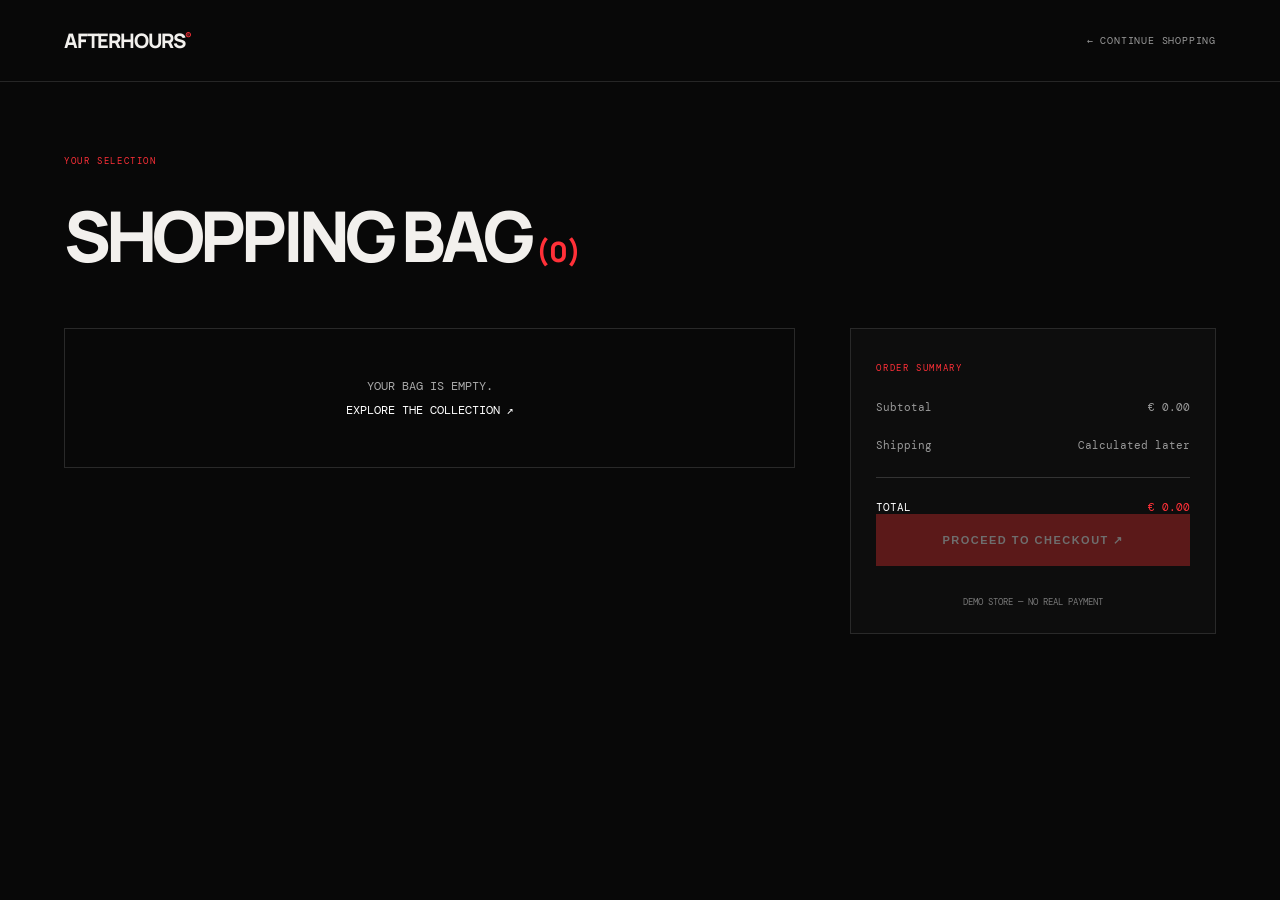
<file: cart.html>
<!DOCTYPE html>
<html lang="en">
<head>
    <meta charset="UTF-8">
    <meta name="viewport" content="width=device-width, initial-scale=1.0">
    <title>Shopping Bag | AFTERHOURS®</title>

    <link rel="stylesheet" href="css/style.css">
    <link href="https://fonts.googleapis.com/css2?family=DM+Mono:wght@400;500&family=Manrope:wght@400;500;600;700;800&display=swap" rel="stylesheet">
</head>

<body class="cart-page">

    <header class="product-header">
        <a href="index.html" class="product-logo">AFTERHOURS<sup>®</sup></a>
        <a href="index.html#products" class="back-link">← CONTINUE SHOPPING</a>
    </header>

    <main class="cart-main">
        <div class="cart-heading">
            <span class="detail-category">YOUR SELECTION</span>
            <h1>SHOPPING BAG<span id="cartCount"> (0)</span></h1>
        </div>

        <div class="cart-layout">
            <section id="cartItems" class="cart-items">
                <!-- Products will be inserted by JavaScript -->
            </section>

            <aside class="cart-summary">
                <span class="detail-category">ORDER SUMMARY</span>

                <div class="summary-line">
                    <span>Subtotal</span>
                    <span id="cartSubtotal">€ 0.00</span>
                </div>

                <div class="summary-line">
                    <span>Shipping</span>
                    <span>Calculated later</span>
                </div>

                <div class="summary-total">
                    <span>TOTAL</span>
                    <span id="cartTotal">€ 0.00</span>
                </div>

                <button
    id="checkoutButton"
    class="checkout-button"
    type="button"
>
    PROCEED TO CHECKOUT ↗
</button>

                <p id="checkoutMessage" class="cart-message"></p>
                <p class="cart-disclaimer">DEMO STORE — NO REAL PAYMENT</p>
            </aside>
        </div>
    </main>

    <script src="js/products-data.js"></script>
<script src="js/cart.js"></script> <!-- или checkout.js соответственно -->

</body>
</html>
</file>
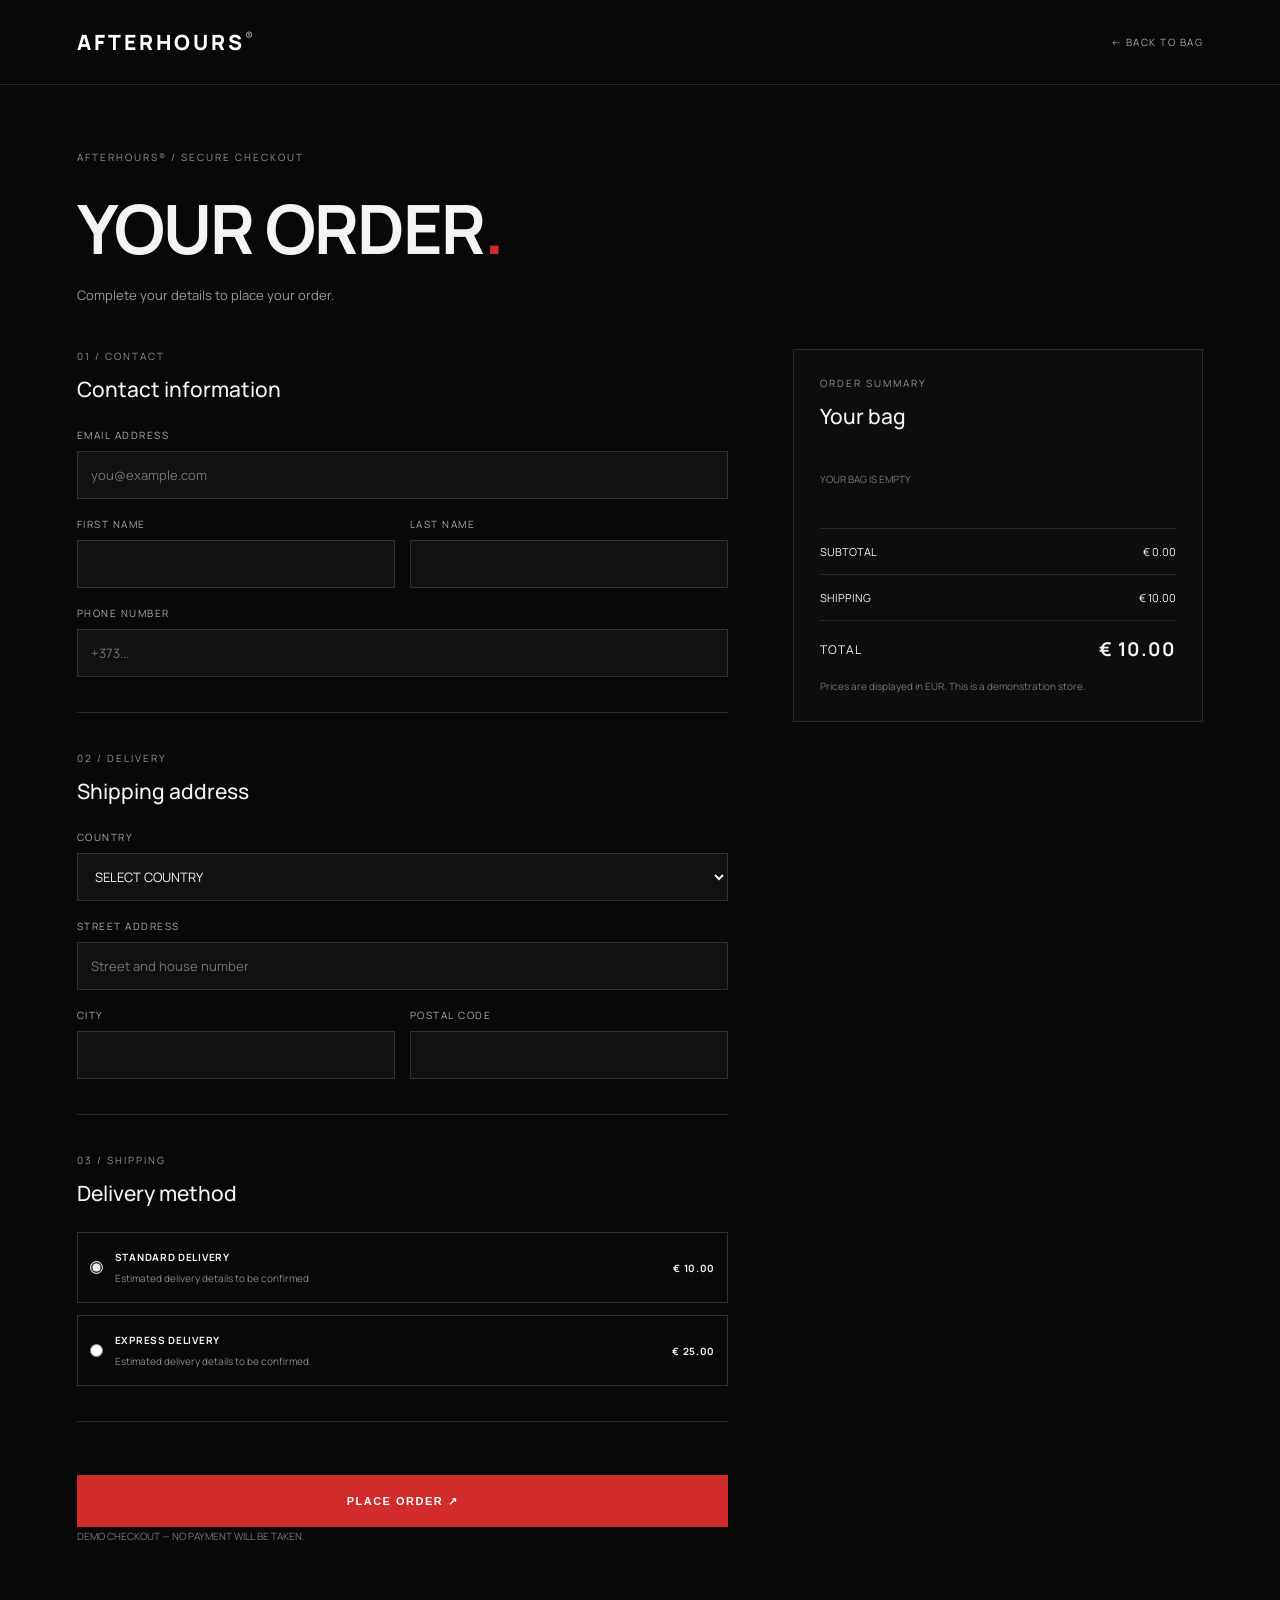
<file: checkout.html>
<!DOCTYPE html>
<html lang="en">
<head>
    <meta charset="UTF-8">
    <meta name="viewport" content="width=device-width, initial-scale=1.0">
    <title>Checkout — AFTERHOURS®</title>
    <link rel="stylesheet" href="css/style.css">
</head>
<body class="checkout-page">

    <header class="checkout-header">
        <a href="index.html" class="checkout-logo">AFTERHOURS<span>®</span></a>
        <a href="cart.html" class="checkout-back">← BACK TO BAG</a>
    </header>

    <main class="checkout-main">
        <div class="checkout-heading">
            <p class="checkout-eyebrow">AFTERHOURS® / SECURE CHECKOUT</p>
            <h1>YOUR ORDER<span>.</span></h1>
            <p>Complete your details to place your order.</p>
        </div>

        <div class="checkout-layout">
            <form id="checkoutForm" class="checkout-form">

                <section class="checkout-section">
                    <p class="checkout-section-number">01 / CONTACT</p>
                    <h2>Contact information</h2>

                    <label for="email">EMAIL ADDRESS</label>
                    <input type="email" id="email" name="email"
                           placeholder="you@example.com" required>

                    <div class="checkout-two-columns">
                        <div>
                            <label for="firstName">FIRST NAME</label>
                            <input type="text" id="firstName" name="firstName"
                                   autocomplete="given-name" required>
                        </div>
                        <div>
                            <label for="lastName">LAST NAME</label>
                            <input type="text" id="lastName" name="lastName"
                                   autocomplete="family-name" required>
                        </div>
                    </div>

                    <label for="phone">PHONE NUMBER</label>
                    <input type="tel" id="phone" name="phone"
                           autocomplete="tel" placeholder="+373..." required>
                </section>

                <section class="checkout-section">
                    <p class="checkout-section-number">02 / DELIVERY</p>
                    <h2>Shipping address</h2>

                    <label for="country">COUNTRY</label>
                    <select id="country" name="country" required>
                        <option value="">SELECT COUNTRY</option>
                        <option value="Moldova">Moldova</option>
                        <option value="Romania">Romania</option>
                        <option value="Ukraine">Ukraine</option>
                        <option value="Other">Other</option>
                    </select>

                    <label for="address">STREET ADDRESS</label>
                    <input type="text" id="address" name="address"
                           autocomplete="street-address"
                           placeholder="Street and house number" required>

                    <div class="checkout-two-columns">
                        <div>
                            <label for="city">CITY</label>
                            <input type="text" id="city" name="city"
                                   autocomplete="address-level2" required>
                        </div>
                        <div>
                            <label for="postalCode">POSTAL CODE</label>
                            <input type="text" id="postalCode" name="postalCode"
                                   autocomplete="postal-code" required>
                        </div>
                    </div>
                </section>

                <section class="checkout-section">
                    <p class="checkout-section-number">03 / SHIPPING</p>
                    <h2>Delivery method</h2>

                    <label class="shipping-option">
                        <input type="radio" name="shipping" value="standard"
                               checked>
                        <span>
                            <strong>STANDARD DELIVERY</strong>
                            <small>Estimated delivery details to be confirmed</small>
                        </span>
                        <strong>€ 10.00</strong>
                    </label>

                    <label class="shipping-option">
                        <input type="radio" name="shipping" value="express">
                        <span>
                            <strong>EXPRESS DELIVERY</strong>
                            <small>Estimated delivery details to be confirmed</small>
                        </span>
                        <strong>€ 25.00</strong>
                    </label>
                </section>

                <p id="checkoutError" class="checkout-error"
                   role="alert"></p>

                <button type="submit" class="checkout-place-order">
                    PLACE ORDER ↗
                </button>

                <p class="checkout-disclaimer">
                    DEMO CHECKOUT — NO PAYMENT WILL BE TAKEN.
                </p>
            </form>

            <aside class="checkout-summary">
                <p class="checkout-section-number">ORDER SUMMARY</p>
                <h2>Your bag</h2>

                <div id="checkoutItems" class="checkout-items"></div>

                <div class="checkout-total-row">
                    <span>SUBTOTAL</span>
                    <span id="checkoutSubtotal">€ 0.00</span>
                </div>

                <div class="checkout-total-row">
                    <span>SHIPPING</span>
                    <span id="checkoutShipping">€ 10.00</span>
                </div>

                <div class="checkout-grand-total">
                    <span>TOTAL</span>
                    <strong id="checkoutTotal">€ 0.00</strong>
                </div>

                <p class="checkout-summary-note">
                    Prices are displayed in EUR. This is a demonstration store.
                </p>
            </aside>
        </div>

        <section id="orderSuccess" class="order-success" hidden>
            <p class="checkout-eyebrow">AFTERHOURS® / ORDER CONFIRMED</p>
            <h2>THANK YOU<span>.</span></h2>
            <p>Your demo order has been created successfully.</p>
            <p>Order reference: <strong id="orderReference"></strong></p>
            <p id="successTotal"></p>
            <a href="index.html">CONTINUE SHOPPING ↗</a>
        </section>
    </main>

    <script src="js/products-data.js"></script>
<script src="js/checkout.js"></script>


</body>
</html>
</file>
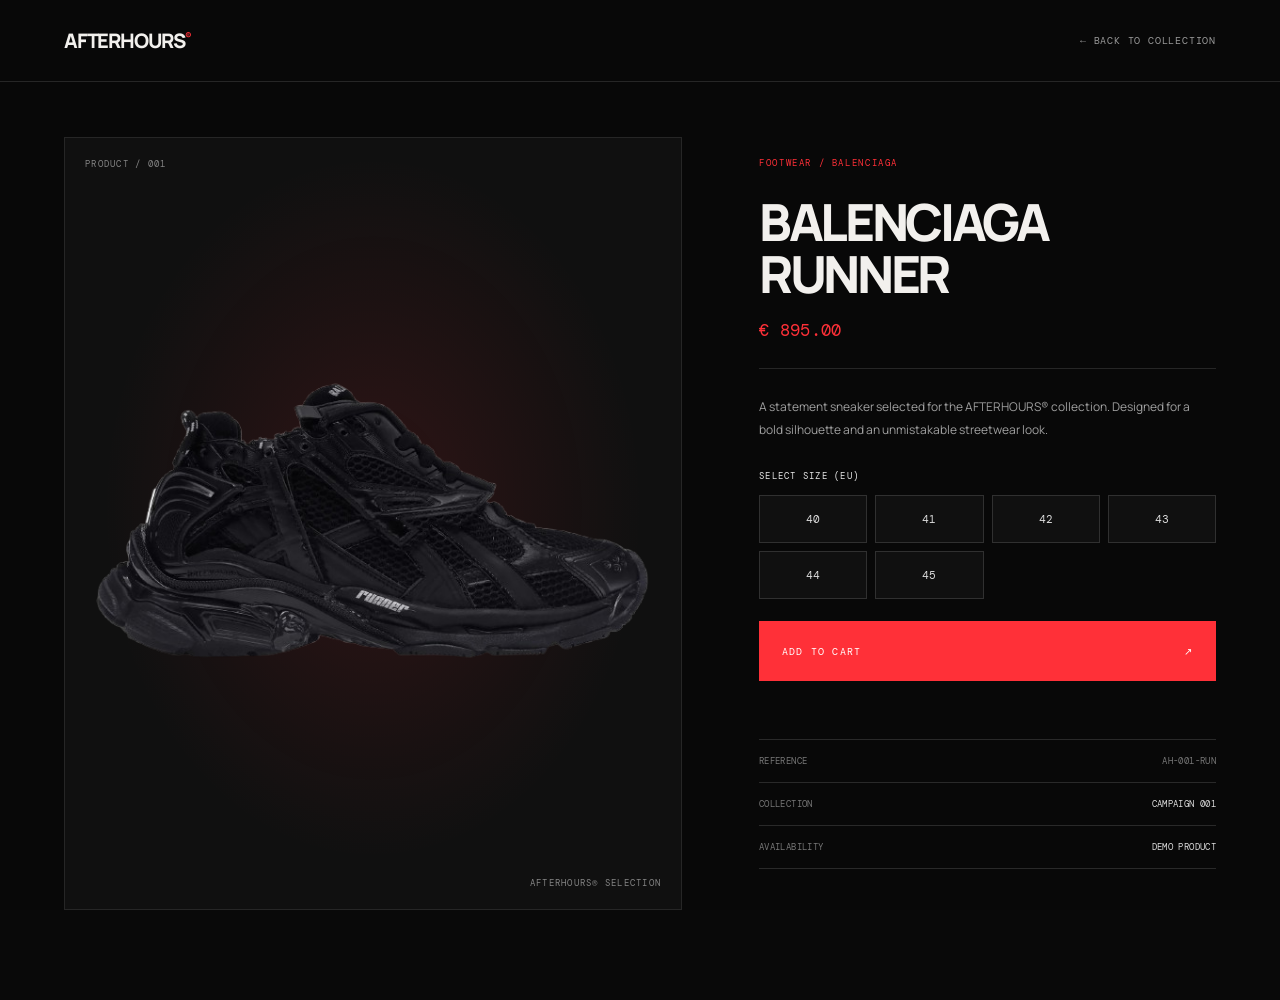
<file: product.html>
<!DOCTYPE html>
<html lang="en">
<head>
    <meta charset="UTF-8">
    <meta name="viewport" content="width=device-width, initial-scale=1.0">

    <title>AFTERHOURS® — Product</title>

    <link rel="stylesheet" href="css/style.css">

    <link rel="preconnect" href="https://fonts.googleapis.com">
    <link href="https://fonts.googleapis.com/css2?family=DM+Mono:wght@400;500&family=Manrope:wght@400;500;600;700;800&display=swap" rel="stylesheet">
</head>

<body class="product-page">

    <header class="product-header">
        <a href="index.html" class="product-logo">AFTERHOURS<sup>®</sup></a>

        <a href="index.html#collection" class="back-link">
            ← BACK TO COLLECTION
        </a>
    </header>

    <main class="product-detail">

        <div class="product-detail-visual">
            <span class="detail-number" id="detailNumber">PRODUCT / 001</span>

            <img
                src="assets/images/balenciaga-runner.png"
                alt="Balenciaga Runner sneakers"
                class="detail-image"
                id="detailImage"
            >

            <span class="detail-caption">AFTERHOURS® SELECTION</span>
        </div>

        <div class="product-detail-info">

            <span class="detail-category" id="detailCategory">FOOTWEAR / BALENCIAGA</span>

            <h1 id="detailName">BALENCIAGA<br>RUNNER</h1>

            <p class="detail-price" id="detailPrice">€ 895.00</p>

            <div class="detail-divider"></div>

            <p class="detail-description" id="detailDescription">
                A statement sneaker selected for the AFTERHOURS® collection.
                Designed for a bold silhouette and an unmistakable streetwear look.
            </p>

            <span class="size-label">SELECT SIZE (EU)</span>

            <div class="size-options">
                <button class="size-option" type="button" data-size="40">40</button>
                <button class="size-option" type="button" data-size="41">41</button>
                <button class="size-option" type="button" data-size="42">42</button>
                <button class="size-option" type="button" data-size="43">43</button>
                <button class="size-option" type="button" data-size="44">44</button>
                <button class="size-option" type="button" data-size="45">45</button>
            </div>

            <button class="add-to-cart" id="addToCart" type="button">
                ADD TO CART <span>↗</span>
            </button>

            <p class="cart-message" id="cartMessage" aria-live="polite"></p>

            <div class="detail-meta">
                <p><span>REFERENCE</span> <span id="detailReference">AH-001-RUN</span></p>
                <p><span>COLLECTION</span> CAMPAIGN 001</p>
                <p><span>AVAILABILITY</span> DEMO PRODUCT</p>
            </div>

        </div>

    </main>
<a href="cart.html" class="floating-cart" id="floatingCart">
    <span>VIEW CART ↗</span>
    <span class="floating-cart-count" id="floatingCartCount">0 ITEMS</span>
</a>
<script src="js/products-data.js"></script>
<script src="js/wishlist.js"></script>
<script src="js/product.js"></script>

</body>
</html>
</file>
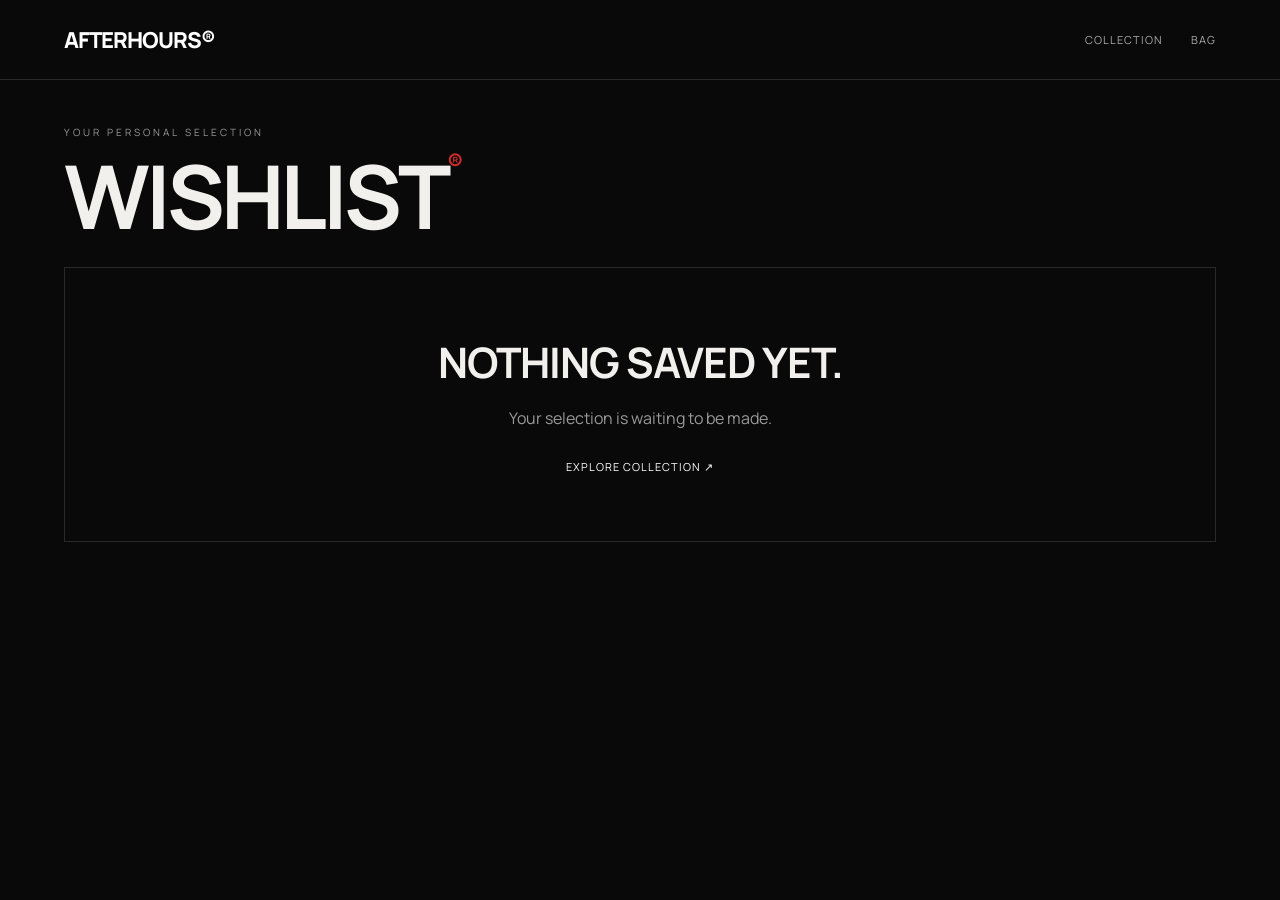
<file: wishlist.html>
<!DOCTYPE html>
<html lang="en">
<head>
    <meta charset="UTF-8">
    <meta name="viewport" content="width=device-width, initial-scale=1.0">
    <title>WISHLIST — AFTERHOURS®</title>
    <link rel="stylesheet" href="css/style.css">
</head>
<body>

    <header class="wishlist-header">
        <a href="index.html" class="wishlist-logo">AFTERHOURS®</a>
        <nav>
            <a href="index.html#collection">COLLECTION</a>
            <a href="cart.html">BAG</a>
        </nav>
    </header>

    <main class="wishlist-page">
        <div class="wishlist-heading">
            <p>YOUR PERSONAL SELECTION</p>
            <h1>WISHLIST<span>®</span></h1>
        </div>

        <div id="wishlistItems" class="wishlist-grid"></div>

        <div id="wishlistEmpty" class="wishlist-empty" hidden>
            <h2>NOTHING SAVED YET.</h2>
            <p>Your selection is waiting to be made.</p>
            <a href="index.html#collection">EXPLORE COLLECTION ↗</a>
        </div>
    </main>

    <script src="js/products-data.js"></script>
<script src="js/wishlist.js"></script>
<script src="js/main.js"></script>

</body>
</html>
</file>
<file: css/style.css>
@import url('https://fonts.googleapis.com/css2?family=Barlow+Condensed:wght@500;600;700;800;900&family=DM+Mono:wght@400;500&family=Manrope:wght@400;500;600;700;800&display=swap');

:root {
    --black: #090909;
    --panel: #111111;
    --white: #f2f0ed;
    --muted: #777777;
    --red: #ff3038;
    --line: rgba(255, 255, 255, 0.13);

    --font-display: "Barlow Condensed", sans-serif;
    --font-body: "Manrope", sans-serif;
    --font-mono: "DM Mono", monospace;
}

* {
    box-sizing: border-box;
    margin: 0;
    padding: 0;
}

html {
    scroll-behavior: smooth;
    background: var(--black);
}

body {
    background: var(--black);
    color: var(--white);
    font-family: var(--font-body);
    overflow-x: hidden;
}

a {
    color: inherit;
    text-decoration: none;
}

button,
a {
    -webkit-tap-highlight-color: transparent;
}

::selection {
    background: var(--red);
    color: white;
}

/* INTRO LOADER */

.site-loader {
    position: fixed;
    inset: 0;
    z-index: 1000;
    display: flex;
    flex-direction: column;
    align-items: center;
    justify-content: center;
    gap: 22px;
    background: var(--black);
}

.loader-word {
    font-family: var(--font-display);
    font-size: clamp(2rem, 7vw, 5rem);
    font-weight: 800;
    letter-spacing: -0.06em;
}

.loader-word span,
.logo span {
    color: var(--red);
}

.loader-line {
    width: min(260px, 60vw);
    height: 1px;
    overflow: hidden;
    background: #333;
}

.loader-progress {
    width: 100%;
    height: 100%;
    background: var(--red);
    transform: scaleX(0);
    transform-origin: left;
}

.loader-caption {
    color: var(--muted);
    font-family: var(--font-mono);
    font-size: 9px;
    letter-spacing: 0.18em;
}

/* HEADER */

.site-header {
    position: absolute;
    top: 0;
    left: 0;
    z-index: 20;
    display: flex;
    align-items: center;
    justify-content: space-between;
    width: 100%;
    padding: 28px 5vw;
    border-bottom: 1px solid var(--line);
}

.logo {
    font-size: 16px;
    font-weight: 800;
    letter-spacing: -0.07em;
}

.logo span {
    margin-left: 2px;
    font-size: 10px;
}

.navigation {
    display: flex;
    gap: 34px;
}

.navigation a,
.header-cta {
    font-family: var(--font-mono);
    font-size: 10px;
    text-transform: uppercase;
    letter-spacing: 0.05em;
}

.navigation a {
    color: #b0b0b0;
    transition: color 0.25s ease;
}

.navigation a:hover,
.header-cta:hover {
    color: var(--red);
}

.navigation a span {
    margin-left: 5px;
    color: var(--red);
    font-size: 8px;
}

.header-cta span {
    margin-left: 8px;
    color: var(--red);
}

/* HERO */

.hero {
    position: relative;
    display: flex;
    min-height: 100svh;
    flex-direction: column;
    justify-content: center;
    overflow: hidden;
    isolation: isolate;
    padding: 130px 5vw 45px;
    background:
        radial-gradient(
            ellipse at 73% 48%,
            rgba(255, 48, 56, 0.12),
            transparent 34%
        ),
        linear-gradient(120deg, #090909 30%, #101010 100%);
}

.hero-grid {
    position: absolute;
    inset: 0;
    z-index: -2;
    opacity: 0.16;
    background-image:
        linear-gradient(to right, #777 1px, transparent 1px),
        linear-gradient(to bottom, #777 1px, transparent 1px);
    background-size: 90px 90px;
    mask-image: linear-gradient(to bottom, transparent, black 25%, black 75%, transparent);
}

.hero-glow {
    position: absolute;
    z-index: -1;
    top: 15%;
    right: 3%;
    width: min(48vw, 650px);
    aspect-ratio: 1;
    border-radius: 50%;
    background: radial-gradient(
        circle,
        rgba(220, 220, 220, 0.13) 0%,
        rgba(255, 48, 56, 0.09) 28%,
        transparent 70%
    );
    filter: blur(35px);
    pointer-events: none;
}

.hero-topline {
    position: absolute;
    top: 115px;
    left: 5vw;
    right: 5vw;
    display: flex;
    justify-content: space-between;
    gap: 20px;
    color: var(--muted);
    font-family: var(--font-mono);
    font-size: 9px;
    letter-spacing: 0.09em;
}

.hero-content {
    position: relative;
    z-index: 2;
    width: 100%;
    max-width: 1500px;
    margin: auto;
}

.hero-eyebrow {
    display: flex;
    align-items: center;
    gap: 10px;
    margin-bottom: 22px;
    color: #c5c5c5;
    font-family: var(--font-mono);
    font-size: 10px;
    letter-spacing: 0.1em;
}

.status-dot {
    width: 7px;
    height: 7px;
    border-radius: 50%;
    background: var(--red);
    box-shadow: 0 0 14px var(--red);
}

.hero-title {
    position: relative;
    width: fit-content;
    font-family: var(--font-display);
    font-size: clamp(7rem, 20.5vw, 21rem);
    font-weight: 900;
    line-height: 0.69;
    letter-spacing: -0.075em;
    text-transform: uppercase;
}

.title-line {
    display: block;
    position: relative;
    white-space: nowrap;
}

.title-line-one {
    color: #e7e7e7;
    background: linear-gradient(
        180deg,
        #ffffff 0%,
        #a7a7a7 37%,
        #f4f4f4 49%,
        #676767 51%,
        #d5d5d5 70%,
        #777777 100%
    );
    background-clip: text;
    -webkit-background-clip: text;
    -webkit-text-fill-color: transparent;
}

.title-line-two {
    margin-top: 0.12em;
    color: var(--white);
}

.title-mark {
    display: inline-block;
    margin-left: 0.06em;
    color: var(--red);
    font-family: var(--font-body);
    font-size: 0.13em;
    vertical-align: top;
    letter-spacing: 0;
}

.hero-bottom {
    display: grid;
    grid-template-columns: 1fr auto 1fr;
    align-items: end;
    gap: 24px;
    margin-top: 55px;
}

.hero-description {
    color: #a8a8a8;
    font-size: clamp(12px, 1.1vw, 15px);
    line-height: 1.8;
}

.round-link {
    display: grid;
    width: 56px;
    height: 56px;
    place-items: center;
    border: 1px solid #555;
    border-radius: 50%;
    font-size: 22px;
    transition:
        color 0.3s ease,
        border-color 0.3s ease,
        background 0.3s ease,
        transform 0.3s ease;
}

.round-link:hover {
    color: white;
    border-color: var(--red);
    background: var(--red);
    transform: translateY(4px);
}

.hero-edition {
    justify-self: end;
    color: var(--muted);
    font-family: var(--font-mono);
    font-size: 9px;
    line-height: 2;
    text-align: right;
    letter-spacing: 0.07em;
}

.hero-edition span {
    display: block;
    color: var(--red);
}

.hero-orbit {
    position: absolute;
    z-index: -1;
    top: 50%;
    right: 5%;
    width: min(42vw, 580px);
    aspect-ratio: 1;
    border: 1px solid rgba(255, 255, 255, 0.12);
    border-radius: 50%;
    transform: translateY(-50%);
    pointer-events: none;
}

.orbit-two {
    width: min(32vw, 440px);
    border-color: rgba(255, 48, 56, 0.18);
}

.hero-side-label {
    position: absolute;
    top: 50%;
    right: 22px;
    color: #656565;
    font-family: var(--font-mono);
    font-size: 8px;
    letter-spacing: 0.12em;
    writing-mode: vertical-rl;
    transform: translateY(-50%);
}

/* SHARED SECTIONS */

.section-pad {
    padding: 130px 5vw;
}

.section-label {
    color: var(--red);
    font-family: var(--font-mono);
    font-size: 10px;
    letter-spacing: 0.08em;
}

/* MANIFESTO */

.manifesto {
    position: relative;
    border-top: 1px solid var(--line);
}

.manifesto-title {
    max-width: 1100px;
    margin-top: 60px;
    font-family: var(--font-display);
    font-size: clamp(4rem, 11vw, 11rem);
    font-weight: 800;
    line-height: 0.87;
    letter-spacing: -0.045em;
}

.manifesto-title span {
    display: block;
    color: #686868;
}

.manifesto-copy {
    max-width: 380px;
    margin: 50px 0 0 auto;
    color: #a3a3a3;
    font-size: 13px;
    line-height: 1.9;
}

/* COLLECTION */

.collection {
    background: #101010;
}

.section-heading {
    display: flex;
    justify-content: space-between;
    gap: 20px;
    color: var(--muted);
    font-family: var(--font-mono);
    font-size: 10px;
}

.section-heading .section-label {
    color: var(--red);
}

.collection-title {
    margin: 55px 0 70px;
    font-family: var(--font-display);
    font-size: clamp(5rem, 12vw, 12rem);
    font-weight: 800;
    line-height: 0.8;
    letter-spacing: -0.05em;
}

.product-grid {
    display: grid;
    grid-template-columns: repeat(3, minmax(0, 1fr));
    gap: 18px;
}

.product-card {
    min-width: 0;
}
.product-card {
    transform-style: preserve-3d;
    will-change: transform;
}

.product-visual {
    position: relative;
    display: grid;
    min-height: 380px;
    overflow: hidden;
    place-items: center;
    isolation: isolate;
    background: #171717;
}

.product-visual::before {
    position: absolute;
    inset: 0;
    z-index: -1;
    content: "";
    background: radial-gradient(
        circle at 50% 45%,
        rgba(255, 255, 255, 0.1),
        transparent 55%
    );
    transition: transform 0.5s ease;
}

.product-card:hover .product-visual::before {
    transform: scale(1.3);
}

.product-visual-two {
    background-color: #191415;
}

.product-visual-three {
    background-color: #131416;
}

.product-index {
    position: absolute;
    top: 18px;
    left: 18px;
    color: #929292;
    font-family: var(--font-mono);
    font-size: 9px;
}

.product-plus {
    position: absolute;
    right: 18px;
    bottom: 18px;
    display: grid;
    width: 34px;
    height: 34px;
    place-items: center;
    border: 1px solid #555;
    border-radius: 50%;
    transition: background 0.3s ease;
}

.product-card:hover .product-plus {
    border-color: var(--red);
    background: var(--red);
}

.product-shape {
    width: 62%;
    height: 100px;
    border: 1px solid rgba(255, 255, 255, 0.5);
    border-radius: 48% 16% 35% 20%;
    background: linear-gradient(
        145deg,
        #eeeeee,
        #676767 30%,
        #171717 58%,
        #9a9a9a 72%,
        #303030
    );
    box-shadow:
        0 20px 50px rgba(0, 0, 0, 0.7),
        inset 0 2px 3px rgba(255, 255, 255, 0.5);
    transform: rotate(-22deg) skewX(-10deg);
    transition: transform 0.5s cubic-bezier(0.2, 0.8, 0.2, 1);
}

.product-card:hover .product-shape {
    transform: rotate(-15deg) skewX(-6deg) scale(1.12) translateY(-8px);
}

.shape-two {
    border-radius: 10% 40% 20% 30%;
    background: linear-gradient(145deg, #8c272d, #211416 50%, #d0d0d0);
    transform: rotate(-32deg) skewX(-10deg);
}

.shape-three {
    border-radius: 40% 15% 30% 15%;
    background: linear-gradient(145deg, #f3f3f3, #7c7c7c 25%, #242424 65%, #b9b9b9);
    transform: rotate(-16deg) skewX(-14deg);
}

.product-info {
    display: flex;
    justify-content: space-between;
    gap: 10px;
    padding: 20px 0;
    border-bottom: 1px solid var(--line);
}

.product-info h3 {
    font-size: 11px;
    font-weight: 700;
    letter-spacing: 0.04em;
}

.product-info span {
    color: var(--muted);
    font-family: var(--font-mono);
    font-size: 8px;
    white-space: nowrap;
}

/* FOOTER */

.site-footer {
    display: flex;
    align-items: center;
    justify-content: space-between;
    gap: 20px;
    padding: 35px 5vw;
    border-top: 1px solid var(--line);
}

.site-footer p,
.site-footer > a:last-child {
    color: var(--muted);
    font-family: var(--font-mono);
    font-size: 9px;
}

/* ACCESSIBILITY */

@media (prefers-reduced-motion: reduce) {
    *,
    *::before,
    *::after {
        scroll-behavior: auto !important;
        animation-duration: 0.01ms !important;
        transition-duration: 0.01ms !important;
    }
}

/* TABLET AND MOBILE */

@media (max-width: 800px) {
    .site-header {
        padding: 23px 5vw;
    }

    .navigation {
        gap: 15px;
    }

    .navigation a {
        font-size: 9px;
    }

    .header-cta {
        display: none;
    }

    .hero {
        min-height: 90svh;
        padding-top: 150px;
    }

    .hero-topline {
        top: 95px;
        font-size: 7px;
    }

    .hero-title {
        font-size: clamp(5.5rem, 21vw, 11rem);
    }

    .hero-orbit {
        top: 42%;
        right: -15%;
        width: 65vw;
    }

    .orbit-two {
        width: 48vw;
    }

    .hero-side-label {
        display: none;
    }

    .hero-bottom {
        margin-top: 45px;
    }

    .section-pad {
        padding: 90px 5vw;
    }

    .product-grid {
        grid-template-columns: 1fr 1fr;
    }

    .product-card:last-child {
        grid-column: 1 / -1;
    }

    .product-visual {
        min-height: 300px;
    }
}

@media (max-width: 520px) {
    .navigation {
        gap: 12px;
    }

    .navigation a {
        font-size: 8px;
    }

    .hero {
        min-height: 85svh;
        padding-right: 5vw;
        padding-left: 5vw;
    }

    .hero-topline {
        gap: 10px;
        font-size: 6px;
    }

    .hero-title {
        font-size: clamp(4.4rem, 20vw, 7rem);
    }

    .hero-bottom {
        grid-template-columns: 1fr auto;
        gap: 18px;
    }

    .hero-edition {
        display: none;
    }

    .round-link {
        width: 46px;
        height: 46px;
    }

    .manifesto-title {
        margin-top: 40px;
        font-size: clamp(3.7rem, 16vw, 6rem);
    }

    .manifesto-copy {
        margin-top: 35px;
    }

    .collection-title {
        margin: 40px 0;
        font-size: 18vw;
    }

    .product-grid {
        grid-template-columns: 1fr;
    }

    .product-card:last-child {
        grid-column: auto;
    }

    .product-visual {
        min-height: 340px;
    }

    .site-footer {
        flex-wrap: wrap;
    }

    .site-footer p {
        order: 3;
        width: 100%;
    }
}

.test-animation {
    margin-top: 30px;
    padding: 14px 22px;
    color: #f2f0ed;
    background: transparent;
    border: 1px solid #ff3038;
    font-family: "DM Mono", monospace;
    font-size: 11px;
    cursor: pointer;
    transition: background 0.3s ease;
}

.test-animation:hover {
    background: #ff3038;
}

.product-card {
    transform-style: preserve-3d;
    will-change: transform;
}

.product-visual {
    position: relative;
    width: 100%;
    height: 320px;
    overflow: hidden;
    display: flex;
    align-items: center;
    justify-content: center;
    background:
        radial-gradient(
            circle at 50% 45%,
            rgba(255, 40, 50, 0.10),
            transparent 65%
        ),
        #101010;
}

.product-image {
    display: block;
    width: 100%;
    height: 100%;
    object-fit: contain;
    padding: 18px;
    transition: filter 0.4s ease;
}

.product-card:hover .product-image {
    filter: drop-shadow(0 12px 24px rgba(255, 35, 45, 0.18));
}

.product-info {
    display: flex;
    flex-direction: column;
    align-items: flex-start;
    gap: 10px;
    padding: 22px 0 10px;
}

.product-category {
    color: #858585;
    font-family: "DM Mono", monospace;
    font-size: 10px;
    letter-spacing: 0.14em;
}

.product-name {
    margin: 0;
    color: #f2f0ed;
    font-family: "Manrope", sans-serif;
    font-size: 17px;
    font-weight: 600;
    letter-spacing: -0.04em;
    text-transform: uppercase;
}

.product-price {
    margin: 0;
    color: #ff3038;
    font-family: "DM Mono", monospace;
    font-size: 12px;
}

.product-card {
    cursor: pointer;
}

.product-card .product-image {
    transition:
        transform 0.6s cubic-bezier(0.2, 0.7, 0.2, 1),
        filter 0.6s ease;
}

.product-card:hover .product-image {
    transform: scale(1.06);
    filter: drop-shadow(0 15px 30px rgba(255, 35, 45, 0.2));
}

/* ===== AFTERHOURS CAMPAIGN ===== */

.campaign {
    position: relative;
    min-height: 560px;
    margin: 100px 5% 80px;
    padding: 70px;
    display: flex;
    align-items: center;
    overflow: hidden;
    isolation: isolate;
    background: #0b0b0b;
    border: 1px solid rgba(255, 255, 255, 0.09);
}


.campaign-image {
    position: absolute;
    inset: 0;
    z-index: -2;

    background-image:
        linear-gradient(
            90deg,
            rgba(0, 0, 0, 0.96) 0%,
            rgba(0, 0, 0, 0.78) 35%,
            rgba(0, 0, 0, 0.15) 100%
        ),
        url("../assets/images/campaign.jpg");

    background-size: cover;
    background-position: center 35%;
    background-repeat: no-repeat;

    transform: scale(1.02);
}


.campaign-content {
    position: relative;
    z-index: 1;
    max-width: 720px;
}

.campaign-label {
    display: block;
    margin-bottom: 28px;
    color: #a4a4a4;
    font-family: "DM Mono", monospace;
    font-size: 10px;
    letter-spacing: 0.2em;
}

.campaign h2 {
    margin: 0;
    color: #f5f3f0;
    font-family: "Manrope", sans-serif;
    font-size: clamp(44px, 7vw, 96px);
    font-weight: 800;
    line-height: 0.92;
    letter-spacing: -0.075em;
}

.campaign h2 span {
    color: #ff3038;
    text-shadow: 0 0 35px rgba(255, 48, 56, 0.18);
}

.campaign-content p {
    margin: 28px 0 32px;
    color: #999;
    font-family: "DM Mono", monospace;
    font-size: 10px;
    letter-spacing: 0.12em;
}

.campaign-button {
    display: inline-flex;
    align-items: center;
    gap: 35px;
    padding: 17px 20px;
    color: #f5f3f0;
    border: 1px solid rgba(255, 255, 255, 0.35);
    text-decoration: none;
    font-family: "DM Mono", monospace;
    font-size: 11px;
    letter-spacing: 0.08em;
    transition:
        background 0.3s ease,
        color 0.3s ease,
        border-color 0.3s ease;
}

.campaign-button span {
    color: #ff3038;
    transition: transform 0.3s ease;
}

.campaign-button:hover {
    color: #fff;
    background: #ff3038;
    border-color: #ff3038;
}

.campaign-button:hover span {
    color: #fff;
    transform: translate(3px, -3px);
}

.campaign-index {
    position: absolute;
    right: 25px;
    bottom: 25px;
    color: #777;
    font-family: "DM Mono", monospace;
    font-size: 10px;
    letter-spacing: 0.12em;
}

/* Mobile */

@media (max-width: 600px) {
    .campaign {
        min-height: 430px;
        margin: 60px 4% 50px;
        padding: 30px 24px;
    }

    .campaign h2 {
        font-size: clamp(42px, 12vw, 66px);
    }

    .campaign-content p {
        max-width: 240px;
        line-height: 1.8;
    }
}

/* ===== PRODUCT DETAIL PAGE ===== */

.product-page {
    min-height: 100vh;
    background: #080808;
    color: #f2f0ed;
}

.product-header {
    min-height: 82px;
    padding: 0 5%;
    display: flex;
    align-items: center;
    justify-content: space-between;
    border-bottom: 1px solid rgba(255, 255, 255, 0.12);
}

.product-logo {
    color: #f2f0ed;
    font-family: "Manrope", sans-serif;
    font-size: 20px;
    font-weight: 800;
    letter-spacing: -0.06em;
    text-decoration: none;
}

.product-logo sup {
    color: #ff3038;
    font-size: 10px;
}

.back-link {
    color: #999;
    font-family: "DM Mono", monospace;
    font-size: 10px;
    letter-spacing: 0.08em;
    text-decoration: none;
}

.back-link:hover {
    color: #ff3038;
}

.product-detail {
    width: 90%;
    max-width: 1400px;
    margin: 60px auto;
    display: grid;
    grid-template-columns: 1.15fr 0.85fr;
    gap: 8%;
    align-items: start;
}

.product-detail-visual {
    position: relative;
    min-height: 560px;
    display: flex;
    align-items: center;
    justify-content: center;
    overflow: hidden;
    background:
        radial-gradient(
            circle at 50% 55%,
            rgba(255, 35, 45, 0.13),
            transparent 55%
        ),
        #111;
    border: 1px solid rgba(255, 255, 255, 0.1);
}

.detail-image {
    display: block;
    width: 90%;
    height: 460px;
    object-fit: contain;
    transition: transform 0.5s ease;
}

.product-detail-visual:hover .detail-image {
    transform: scale(1.06);
}

.detail-number,
.detail-caption {
    position: absolute;
    color: #858585;
    font-family: "DM Mono", monospace;
    font-size: 10px;
    letter-spacing: 0.12em;
}

.detail-number {
    top: 22px;
    left: 22px;
}

.detail-caption {
    right: 22px;
    bottom: 22px;
}

.product-detail-info {
    padding: 24px 0;
}

.detail-category {
    color: #ff3038;
    font-family: "DM Mono", monospace;
    font-size: 10px;
    letter-spacing: 0.15em;
}

.product-detail-info h1 {
    margin: 24px 0 18px;
    font-family: "Manrope", sans-serif;
    font-size: clamp(38px, 5vw, 66px);
    font-weight: 800;
    line-height: 0.98;
    letter-spacing: -0.07em;
}

.detail-price {
    font-family: "DM Mono", monospace;
    font-size: 16px;
}

.detail-divider {
    height: 1px;
    margin: 28px 0;
    background: rgba(255, 255, 255, 0.15);
}

.detail-description {
    max-width: 440px;
    color: #999;
    font-size: 13px;
    line-height: 1.9;
}

.size-label {
    display: block;
    margin: 32px 0 14px;
    font-family: "DM Mono", monospace;
    font-size: 10px;
    letter-spacing: 0.12em;
}

.size-options {
    display: grid;
    grid-template-columns: repeat(6, minmax(0, 1fr));
    gap: 8px;
}

.size-option {
    min-height: 45px;
    color: #ddd;
    background: #111;
    border: 1px solid #333;
    cursor: pointer;
    transition: 0.2s ease;
}

.size-option:hover,
.size-option.selected {
    color: #fff;
    border-color: #ff3038;
    background: rgba(255, 48, 56, 0.12);
}

.add-to-cart {
    width: 100%;
    min-height: 56px;
    margin-top: 24px;
    padding: 0 20px;
    display: flex;
    align-items: center;
    justify-content: space-between;
    color: white;
    background: #ff3038;
    border: 1px solid #ff3038;
    font-family: "DM Mono", monospace;
    font-size: 11px;
    letter-spacing: 0.1em;
    cursor: pointer;
    transition: background 0.25s ease;
}

.add-to-cart:hover {
    background: #d91e28;
}

.cart-message {
    min-height: 18px;
    color: #aaa;
    font-size: 12px;
    line-height: 1.5;
}

.detail-meta {
    margin-top: 35px;
    border-top: 1px solid #292929;
}

.detail-meta p {
    display: flex;
    justify-content: space-between;
    gap: 20px;
    padding: 13px 0;
    margin: 0;
    border-bottom: 1px solid #292929;
    color: #ddd;
    font-family: "DM Mono", monospace;
    font-size: 9px;
}

.detail-meta p span {
    color: #777;
}

@media (max-width: 760px) {
    .product-detail {
        grid-template-columns: 1fr;
        gap: 24px;
        margin: 30px auto;
    }

    .product-detail-visual {
        min-height: 350px;
    }

    .detail-image {
        height: 320px;
    }

    .product-detail-info {
        padding-top: 10px;
    }

    .product-header {
        min-height: 70px;
    }

    .back-link {
        font-size: 9px;
    }
}

/* FIX: product grid and card sizing */

.products-grid {
    display: grid;
    grid-template-columns: repeat(3, minmax(0, 1fr));
    gap: 30px;
    align-items: start;
}

.product-card {
    width: 100%;
    min-width: 0;
    box-sizing: border-box;
    align-self: start;
}

.product-card img,
.product-card .product-image {
    max-width: 100%;
    max-height: 100%;
}

@media (max-width: 760px) {
    .products-grid {
        grid-template-columns: repeat(2, minmax(0, 1fr));
        gap: 16px;
    }
}

@media (max-width: 480px) {
    .products-grid {
        grid-template-columns: 1fr;
    }
}

/* FIX PRODUCT GRID */

.product-grid {
    display: grid;
    grid-template-columns: repeat(3, minmax(0, 1fr));
    gap: 30px;
    align-items: start;
}

.product-grid .product-card {
    width: 100%;
    min-width: 0;
    grid-column: auto;
    box-sizing: border-box;
}

.product-grid .product-visual {
    width: 100%;
    height: 320px;
    min-height: 0;
}

.product-grid .product-image {
    display: block;
    width: 100%;
    height: 100%;
    max-width: 100%;
    object-fit: contain;
    box-sizing: border-box;
}

@media (max-width: 800px) {
    .product-grid {
        grid-template-columns: repeat(2, minmax(0, 1fr));
        gap: 16px;
    }

    .product-grid .product-visual {
        height: 300px;
    }
}

@media (max-width: 520px) {
    .product-grid {
        grid-template-columns: 1fr;
    }

    .product-grid .product-visual {
        height: 340px;
    }
}

/* AFTERHOURS — CATALOG GRID FIX */

.product-grid {
    display: grid !important;
    grid-template-columns: repeat(3, minmax(0, 1fr)) !important;
    gap: 28px !important;
    align-items: start !important;
    width: 100%;
}

.product-grid .product-card {
    display: block;
    width: 100%;
    min-width: 0;
    margin: 0;
    grid-column: auto !important;
    align-self: start;
    box-sizing: border-box;
}

.product-grid .product-visual {
    width: 100%;
    height: 320px;
    min-height: 0;
}

.product-grid .product-image {
    display: block;
    width: 100%;
    height: 100%;
    object-fit: contain;
}

@media (max-width: 800px) {
    .product-grid {
        grid-template-columns: repeat(2, minmax(0, 1fr)) !important;
    }
}

@media (max-width: 520px) {
    .product-grid {
        grid-template-columns: 1fr !important;
    }
}


/* ===== SHOPPING CART ===== */

.cart-page {
    min-height: 100vh;
    background: #080808;
    color: #f2f0ed;
}

.cart-main {
    width: 90%;
    max-width: 1400px;
    margin: 65px auto;
}

.cart-heading h1 {
    margin: 18px 0 45px;
    font-family: "Manrope", sans-serif;
    font-size: clamp(35px, 6vw, 70px);
    font-weight: 800;
    letter-spacing: -0.07em;
}

.cart-heading h1 span {
    color: #ff3038;
    font-size: 0.4em;
    letter-spacing: 0;
}

.cart-layout {
    display: grid;
    grid-template-columns: minmax(0, 1.6fr) minmax(280px, 0.8fr);
    gap: 55px;
    align-items: start;
}

.cart-item {
    display: grid;
    grid-template-columns: 150px minmax(0, 1fr) auto;
    gap: 22px;
    align-items: center;
    padding: 20px 0;
    border-top: 1px solid #292929;
}

.cart-item-image {
    width: 150px;
    height: 150px;
    object-fit: contain;
    background: #111;
}

.cart-item-name {
    margin: 0 0 12px;
    font-family: "Manrope", sans-serif;
    font-size: 15px;
    font-weight: 700;
}

.cart-item-meta {
    color: #999;
    font-family: "DM Mono", monospace;
    font-size: 10px;
    line-height: 2;
}

.cart-item-price {
    margin-top: 12px;
    color: #ff3038;
    font-family: "DM Mono", monospace;
    font-size: 12px;
}

.cart-item-actions {
    display: flex;
    align-items: center;
    gap: 10px;
    margin-top: 14px;
}

.quantity-button,
.remove-button {
    color: #eee;
    background: transparent;
    border: 1px solid #383838;
    cursor: pointer;
}

.quantity-button {
    width: 30px;
    height: 30px;
}

.quantity-value {
    min-width: 16px;
    text-align: center;
    font-size: 12px;
}

.remove-button {
    padding: 8px 10px;
    color: #999;
    font-family: "DM Mono", monospace;
    font-size: 9px;
}

.quantity-button:hover,
.remove-button:hover {
    border-color: #ff3038;
    color: #ff3038;
}

.cart-summary {
    position: sticky;
    top: 25px;
    padding: 25px;
    border: 1px solid #292929;
    background: #0d0d0d;
}

.summary-line,
.summary-total {
    display: flex;
    justify-content: space-between;
    gap: 15px;
    font-family: "DM Mono", monospace;
    font-size: 11px;
}

.summary-line {
    margin-top: 24px;
    color: #999;
}

.summary-total {
    margin-top: 25px;
    padding-top: 22px;
    border-top: 1px solid #333;
    color: #fff;
}

.summary-total span:last-child {
    color: #ff3038;
}

.cart-summary .add-to-cart {
    margin-top: 28px;
}

.cart-disclaimer {
    color: #777;
    font-family: "DM Mono", monospace;
    font-size: 9px;
    text-align: center;
}

.cart-empty {
    padding: 50px 0;
    color: #999;
    font-family: "DM Mono", monospace;
    font-size: 12px;
    line-height: 2;
}

.cart-empty a {
    color: #ff3038;
}

@media (max-width: 800px) {
    .cart-layout {
        grid-template-columns: 1fr;
        gap: 35px;
    }

    .cart-summary {
        position: static;
    }
}

@media (max-width: 520px) {
    .cart-item {
        grid-template-columns: 100px minmax(0, 1fr);
        gap: 15px;
    }

    .cart-item-image {
        width: 100px;
        height: 120px;
    }

    .cart-item-price {
        margin-top: 8px;
    }
}

/* CATALOG CONTROLS */

.catalog-controls {
    display: grid;
    grid-template-columns: 2fr 1fr 1fr;
    gap: 20px;
    margin: 35px 0 18px;
}

.catalog-search,
.catalog-filter {
    display: flex;
    flex-direction: column;
    gap: 10px;
}

.catalog-controls label {
    color: #858585;
    font-size: 10px;
    letter-spacing: 2px;
}

.catalog-controls input,
.catalog-controls select {
    width: 100%;
    min-width: 0;
    height: 46px;
    padding: 0 12px;
    color: #f5f5f5;
    background: #101010;
    border: 1px solid #303030;
    border-radius: 0;
    font: inherit;
    font-size: 12px;
    box-sizing: border-box;
}

.catalog-controls input:focus,
.catalog-controls select:focus {
    outline: 1px solid #aaa;
    border-color: #aaa;
}

.catalog-results {
    margin: 0 0 20px;
    color: #858585;
    font-size: 10px;
    letter-spacing: 2px;
}

@media (max-width: 650px) {
    .catalog-controls {
        grid-template-columns: 1fr 1fr;
        gap: 15px;
    }

    .catalog-search {
        grid-column: 1 / -1;
    }
}

/* AFTERHOURS CHECKOUT */

.checkout-page {
    background: #080808;
    color: #f4f4f4;
    min-height: 100vh;
}

.checkout-header {
    display: flex;
    align-items: center;
    justify-content: space-between;
    padding: 28px 6%;
    border-bottom: 1px solid #252525;
}

.checkout-logo {
    color: #fff;
    text-decoration: none;
    font-size: 21px;
    font-weight: 800;
    letter-spacing: 3px;
}

.checkout-logo span {
    color: #999;
    font-size: 12px;
    vertical-align: top;
}

.checkout-back {
    color: #aaa;
    text-decoration: none;
    font-size: 10px;
    letter-spacing: 1.5px;
}

.checkout-main {
    width: min(1180px, 88%);
    margin: 0 auto;
    padding: 65px 0 100px;
}

.checkout-heading {
    margin-bottom: 45px;
}

.checkout-eyebrow,
.checkout-section-number {
    color: #929292;
    font-size: 10px;
    letter-spacing: 2px;
}

.checkout-heading h1 {
    margin: 18px 0 12px;
    font-size: clamp(38px, 6vw, 68px);
    letter-spacing: -2px;
}

.checkout-heading h1 span,
.order-success h2 span {
    color: #d12b2b;
}

.checkout-heading > p:last-child {
    color: #999;
    font-size: 13px;
}

.checkout-layout {
    display: grid;
    grid-template-columns: minmax(0, 1.35fr) minmax(280px, .85fr);
    align-items: start;
    gap: 65px;
}

.checkout-section {
    margin-bottom: 38px;
    padding-bottom: 35px;
    border-bottom: 1px solid #292929;
}

.checkout-section h2,
.checkout-summary h2 {
    margin: 12px 0 25px;
    font-size: 21px;
    font-weight: 500;
}

.checkout-form label:not(.shipping-option) {
    display: block;
    margin: 18px 0 9px;
    color: #aaa;
    font-size: 10px;
    letter-spacing: 1.5px;
}

.checkout-form input:not([type="radio"]),
.checkout-form select {
    width: 100%;
    height: 48px;
    padding: 0 13px;
    color: #f4f4f4;
    background: #111;
    border: 1px solid #303030;
    border-radius: 0;
    box-sizing: border-box;
    font: inherit;
    font-size: 13px;
}

.checkout-form input:focus,
.checkout-form select:focus {
    outline: 1px solid #aaa;
    border-color: #aaa;
}

.checkout-two-columns {
    display: grid;
    grid-template-columns: 1fr 1fr;
    gap: 15px;
}

.shipping-option {
    display: flex;
    align-items: center;
    gap: 12px;
    padding: 17px 12px;
    margin-top: 12px;
    border: 1px solid #303030;
    cursor: pointer;
}

.shipping-option input[type="radio"] {
    accent-color: #eee;
}

.shipping-option span {
    display: flex;
    flex: 1;
    flex-direction: column;
    gap: 7px;
}

.shipping-option strong {
    font-size: 10px;
    letter-spacing: .7px;
}

.shipping-option small {
    color: #888;
    font-size: 10px;
}

.checkout-summary {
    position: sticky;
    top: 25px;
    padding: 26px;
    border: 1px solid #292929;
    background: #0d0d0d;
}

.checkout-items {
    display: flex;
    flex-direction: column;
    gap: 20px;
    margin: 25px 0;
}

.checkout-item {
    display: grid;
    grid-template-columns: 75px 1fr auto;
    align-items: center;
    gap: 13px;
}

.checkout-item img {
    width: 75px;
    height: 85px;
    object-fit: contain;
    background: #151515;
}

.checkout-item-name {
    margin: 0 0 8px;
    font-size: 12px;
}

.checkout-item-meta {
    color: #888;
    font-size: 10px;
    line-height: 1.8;
}

.checkout-item-price {
    font-size: 11px;
    white-space: nowrap;
}

.checkout-total-row,
.checkout-grand-total {
    display: flex;
    justify-content: space-between;
    gap: 15px;
    padding: 15px 0;
    border-top: 1px solid #292929;
    font-size: 11px;
}

.checkout-grand-total {
    align-items: center;
    font-size: 12px;
    letter-spacing: 1px;
}

.checkout-grand-total strong {
    font-size: 19px;
}

.checkout-summary-note,
.checkout-disclaimer {
    color: #777;
    font-size: 10px;
    line-height: 1.8;
}


.checkout-place-order {
    width: 100%;
    min-height: 52px;
    margin-top: 15px;

    color: #fff;
    background: #d12b2b;
    border: 1px solid #d12b2b;

    font-size: 11px;
    font-weight: 700;
    letter-spacing: 1.5px;

    cursor: pointer;
    transition: background .25s ease,
                border-color .25s ease,
                transform .25s ease;
}

.checkout-place-order:hover {
    background: #a91f1f;
    border-color: #a91f1f;
    transform: translateY(-2px);
}

.checkout-place-order:active {
    transform: translateY(0);
}


.checkout-place-order:hover {
    color: #fff;
    background: #d12b2b;
    border-color: #d12b2b;
}

.checkout-error {
    color: #ff6969;
    font-size: 12px;
}

.order-success {
    margin-top: 45px;
    padding: 40px;
    border: 1px solid #303030;
}

.order-success h2 {
    font-size: clamp(35px, 5vw, 58px);
}

.order-success p {
    color: #aaa;
    font-size: 13px;
    line-height: 1.8;
}

.order-success a {
    display: inline-block;
    margin-top: 20px;
    color: #fff;
    font-size: 11px;
    letter-spacing: 1px;
}

@media (max-width: 800px) {
    .checkout-layout {
        grid-template-columns: 1fr;
        gap: 35px;
    }

    .checkout-summary {
        position: static;
        grid-row: 1;
    }

    .checkout-main {
        padding-top: 40px;
    }
}

@media (max-width: 480px) {
    .checkout-header {
        padding: 22px 5%;
    }

    .checkout-logo {
        font-size: 17px;
    }

    .checkout-main {
        width: 90%;
    }

    .checkout-two-columns {
        grid-template-columns: 1fr;
        gap: 0;
    }

    .checkout-summary {
        padding: 18px;
    }

    .order-success {
        padding: 24px;
    }
}

/* CART — PROCEED TO CHECKOUT BUTTON */

#checkoutButton {
    width: 100%;
    min-height: 52px;
    padding: 15px 20px;

    color: #fff !important;
    background: #d12b2b !important;
    border: 1px solid #d12b2b !important;

    font-size: 11px;
    font-weight: 700;
    letter-spacing: 1.5px;
    text-transform: uppercase;

    cursor: pointer;
    transition: background .25s ease,
                border-color .25s ease,
                transform .25s ease;
}

#checkoutButton:hover {
    background: #a91f1f !important;
    border-color: #a91f1f !important;
    transform: translateY(-2px);
}

/* AFTERHOURS WISHLIST BUTTON */

.product-visual {
    position: relative;
    isolation: isolate;
}

.wishlist-button {
    position: absolute;
    top: 16px;
    right: 16px;
    z-index: 100;

    width: 48px;
    height: 48px;
    padding: 0;

    display: flex;
    align-items: center;
    justify-content: center;

    color: #fff;
    background: rgba(10, 10, 10, 0.9);
    border: 1px solid #555;
    border-radius: 50%;

    font-size: 27px;
    line-height: 1;
    cursor: pointer;

    pointer-events: auto;
    touch-action: manipulation;

    transition:
        color .2s ease,
        background .2s ease,
        border-color .2s ease,
        transform .2s ease;
}

.wishlist-button:hover {
    transform: scale(1.06);
    border-color: #d12b2b;
}

.wishlist-button.is-favorite {
    color: #ff3030;
    border-color: #d12b2b;
}

.wishlist-button:focus-visible {
    outline: 2px solid #d12b2b;
    outline-offset: 4px;
}


/* ===== WISHLIST PAGE ===== */

.wishlist-header {
    min-height: 80px;
    padding: 20px 5%;
    display: flex;
    justify-content: space-between;
    align-items: center;
    border-bottom: 1px solid #292929;
}

.wishlist-logo {
    color: #fff;
    text-decoration: none;
    font-size: 22px;
    font-weight: 900;
    letter-spacing: -1px;
}

.wishlist-header nav {
    display: flex;
    gap: 28px;
}

.wishlist-header nav a {
    color: #aaa;
    text-decoration: none;
    font-size: 11px;
    letter-spacing: 1px;
}

.wishlist-header nav a:hover {
    color: #fff;
}

.wishlist-page {
    min-height: 80vh;
    padding: 70px 5%;
}

.wishlist-heading {
    margin-bottom: 45px;
}

.wishlist-heading p {
    color: #999;
    font-size: 10px;
    letter-spacing: 3px;
}

.wishlist-heading h1 {
    margin-top: 12px;
    font-size: clamp(42px, 7vw, 88px);
    line-height: 1;
    letter-spacing: -4px;
}

.wishlist-heading h1 span {
    color: #d12b2b;
    font-size: 25px;
    vertical-align: top;
    letter-spacing: 0;
}

.wishlist-grid {
    display: grid;
    grid-template-columns: repeat(3, minmax(0, 1fr));
    gap: 22px;
}

.wishlist-card {
    min-width: 0;
    border: 1px solid #292929;
    background: #0d0d0d;
}

.wishlist-card-image {
    display: block;
    width: 100%;
    aspect-ratio: 4 / 5;
    overflow: hidden;
    background: #171717;
}

.wishlist-card-image img {
    width: 100%;
    height: 100%;
    object-fit: cover;
    transition: transform .4s ease;
}

.wishlist-card:hover .wishlist-card-image img {
    transform: scale(1.04);
}

.wishlist-card-info {
    padding: 18px;
}

.wishlist-card-category {
    color: #888;
    font-size: 10px;
    letter-spacing: 1.5px;
}

.wishlist-card-name {
    margin: 10px 0;
    font-size: 15px;
    font-weight: 700;
}

.wishlist-card-price {
    margin-bottom: 18px;
    font-size: 14px;
}

.wishlist-card-actions {
    display: flex;
    align-items: center;
    gap: 10px;
}

.wishlist-view-button,
.wishlist-remove-button {
    min-height: 42px;
    padding: 0 14px;
    display: flex;
    align-items: center;
    justify-content: center;
    font-size: 10px;
    letter-spacing: 1px;
    text-decoration: none;
    cursor: pointer;
}

.wishlist-view-button {
    flex: 1;
    color: #fff;
    background: #d12b2b;
    border: 1px solid #d12b2b;
}

.wishlist-view-button:hover {
    background: #a51f1f;
}

.wishlist-remove-button {
    color: #aaa;
    background: transparent;
    border: 1px solid #393939;
}

.wishlist-remove-button:hover {
    color: #fff;
    border-color: #d12b2b;
}

.wishlist-empty {
    padding: 65px 20px;
    text-align: center;
    border: 1px solid #292929;
}

.wishlist-empty h2 {
    font-size: clamp(24px, 4vw, 42px);
    letter-spacing: -1px;
}

.wishlist-empty p {
    margin: 16px 0 25px;
    color: #999;
}

.wishlist-empty a {
    color: #fff;
    font-size: 11px;
    letter-spacing: 1px;
    text-decoration-color: #d12b2b;
    text-underline-offset: 5px;
}

@media (max-width: 700px) {
    .wishlist-page {
        padding: 45px 5%;
    }

    .wishlist-grid {
        grid-template-columns: repeat(2, minmax(0, 1fr));
        gap: 12px;
    }

    .wishlist-card-info {
        padding: 12px;
    }

    .wishlist-card-actions {
        flex-direction: column;
        align-items: stretch;
    }

    .wishlist-view-button,
    .wishlist-remove-button {
        width: 100%;
        box-sizing: border-box;
    }

    .wishlist-header nav {
        gap: 14px;
    }
}

/* WISHLIST — COMPACT LAYOUT */

.wishlist-page {
    padding: 45px 5%;
}

.wishlist-heading {
    margin-bottom: 28px;
}

.wishlist-grid {
    grid-template-columns: repeat(4, minmax(0, 1fr));
    gap: 16px;
    max-width: 1200px;
}

.wishlist-card-image {
    aspect-ratio: 1 / 1;
}

.wishlist-card-info {
    padding: 12px;
}

.wishlist-card-name {
    font-size: 13px;
    margin: 8px 0;
}

.wishlist-card-price {
    font-size: 13px;
    margin-bottom: 12px;
}

.wishlist-card-actions {
    gap: 7px;
}

.wishlist-view-button,
.wishlist-remove-button {
    min-height: 36px;
    padding: 0 8px;
    font-size: 9px;
}

@media (max-width: 900px) {
    .wishlist-grid {
        grid-template-columns: repeat(3, minmax(0, 1fr));
    }
}

@media (max-width: 600px) {
    .wishlist-grid {
        grid-template-columns: repeat(2, minmax(0, 1fr));
        gap: 10px;
    }
}

/* ===== SHOPPING BAG IMPROVEMENTS ===== */

.cart-item {
    position: relative;
    display: grid;
    grid-template-columns: 130px minmax(0, 1fr) auto;
    align-items: start;
    gap: 22px;
    padding: 22px 0;
    border-bottom: 1px solid #292929;
}

.cart-item-image {
    display: block;
    width: 130px;
    aspect-ratio: 4 / 5;
    object-fit: cover;
    background: #171717;
}

.cart-item-info {
    min-width: 0;
}

.cart-item-name {
    margin: 0 0 12px;
    font-size: 16px;
    line-height: 1.4;
}

.cart-item-meta {
    color: #999;
    font-size: 11px;
    line-height: 1.9;
}

.cart-item-price {
    margin: 12px 0;
    font-size: 13px;
}

.cart-item-line-total {
    font-size: 13px;
    white-space: nowrap;
}

.cart-item-actions {
    display: flex;
    align-items: center;
    flex-wrap: wrap;
    gap: 10px;
}

.quantity-button {
    width: 34px;
    height: 34px;
    color: #fff;
    background: #111;
    border: 1px solid #393939;
    cursor: pointer;
}

.quantity-button:hover {
    border-color: #d12b2b;
}

.quantity-value {
    min-width: 18px;
    text-align: center;
    font-size: 12px;
}

.remove-button {
    padding: 8px 0;
    color: #999;
    background: transparent;
    border: 0;
    font-size: 10px;
    letter-spacing: 1px;
    cursor: pointer;
}

.remove-button:hover {
    color: #ff3030;
}

#checkoutButton:disabled {
    opacity: .4;
    cursor: not-allowed;
}

.cart-empty {
    padding: 45px 20px;
    color: #aaa;
    text-align: center;
    line-height: 2;
    border: 1px solid #292929;
}

.cart-empty a {
    color: #fff;
    text-decoration-color: #d12b2b;
    text-underline-offset: 5px;
}

@media (max-width: 650px) {
    .cart-item {
        grid-template-columns: 90px minmax(0, 1fr);
        gap: 14px;
    }

    .cart-item-image {
        width: 90px;
    }

    .cart-item-line-total {
        grid-column: 2;
        justify-self: start;
    }

    .cart-item-name {
        font-size: 13px;
    }

    .cart-item-actions {
        gap: 7px;
    }
}
/* FLOATING CART BUTTON */
.floating-cart {
    position: fixed;
    left: 50%;
    bottom: 24px;
    transform: translateX(-50%) translateY(20px);
    z-index: 9999;

    display: flex;
    align-items: center;
    justify-content: space-between;
    gap: 24px;

    width: min(420px, calc(100% - 32px));
    padding: 17px 22px;

    background: #d62828;
    color: #fff;
    border: 1px solid #ff4545;
    text-decoration: none;

    font-family: inherit;
    font-size: 12px;
    font-weight: 700;
    letter-spacing: 1px;

    opacity: 0;
    visibility: hidden;
    pointer-events: none;

    transition:
        opacity .25s ease,
        transform .25s ease,
        visibility .25s ease;
}

.floating-cart.is-visible {
    opacity: 1;
    visibility: visible;
    pointer-events: auto;
    transform: translateX(-50%) translateY(0);
}

.floating-cart:hover {
    background: #b91f1f;
}

.floating-cart-count {
    white-space: nowrap;
}

@media (max-width: 600px) {
    .floating-cart {
        bottom: 16px;
        padding: 16px;
        gap: 12px;
        font-size: 11px;
    }
}
.hero-scroll-cue {
    display: inline-flex;
    align-items: center;
    gap: 14px;
    margin: 24px 0;
    color: #aaa;
    font-size: 10px;
    letter-spacing: 2px;
    text-decoration: none;
    transition: color .25s ease;
}

.hero-scroll-cue:hover {
    color: #fff;
}

.hero-scroll-arrow {
    display: inline-block;
    font-size: 18px;
    animation: scrollCue 1.4s ease-in-out infinite;
}

@keyframes scrollCue {
    0%, 100% { transform: translateY(0); }
    50% { transform: translateY(6px); }
}

@media (prefers-reduced-motion: reduce) {
    .hero-scroll-arrow {
        animation: none;
    }
}

/* =========================================
   AFTERHOURS® — REFINED PRODUCT GRID
   ========================================= */

.product-grid {
    display: grid;
    grid-template-columns: repeat(4, minmax(0, 1fr));
    gap: 34px 18px;
    align-items: start;
}

.product-card {
    position: relative;
    min-width: 0;
    cursor: pointer;
    transform-style: preserve-3d;
    border: 1px solid transparent;
    transition:
        border-color 0.35s ease,
        background-color 0.35s ease;
}

.product-card:hover {
    border-color: rgba(255, 255, 255, 0.12);
    background-color: rgba(255, 255, 255, 0.015);
}

.product-visual {
    position: relative;
    width: 100%;
    height: auto;
    aspect-ratio: 4 / 5;
    min-height: 0;
    overflow: hidden;
    display: flex;
    align-items: center;
    justify-content: center;
    background:
        radial-gradient(
            circle at 50% 45%,
            rgba(255, 40, 50, 0.075),
            transparent 67%
        ),
        #101010;
}

.product-image {
    display: block;
    width: 100%;
    height: 100%;
    padding: 12px;
    object-fit: contain;
    transition:
        transform 0.65s cubic-bezier(0.2, 0.7, 0.2, 1),
        filter 0.5s ease;
}

.product-card:hover .product-image {
    transform: scale(1.055);
    filter: drop-shadow(0 12px 22px rgba(255, 35, 45, 0.14));
}

.product-info {
    display: flex;
    flex-direction: column;
    align-items: flex-start;
    gap: 9px;
    min-height: 116px;
    padding: 17px 12px 14px;
    border-bottom: 1px solid rgba(255, 255, 255, 0.09);
}

.product-category {
    color: #858585;
    font-family: "DM Mono", monospace;
    font-size: 9px;
    line-height: 1.5;
    letter-spacing: 0.12em;
    text-transform: uppercase;
}

.product-name {
    margin: 0;
    color: #f2f0ed;
    font-family: "Manrope", sans-serif;
    font-size: clamp(11px, 1vw, 14px);
    font-weight: 600;
    line-height: 1.45;
    letter-spacing: -0.025em;
    text-transform: uppercase;
    overflow-wrap: anywhere;
}

.product-price {
    margin: auto 0 0;
    padding-top: 4px;
    color: #ff3038;
    font-family: "DM Mono", monospace;
    font-size: 12px;
    letter-spacing: 0.025em;
}

/* Wishlist button */
.product-visual .wishlist-button {
    position: absolute;
    z-index: 3;
    top: 12px;
    right: 12px;
    display: grid;
    place-items: center;
    width: 36px;
    height: 36px;
    padding: 0;
    color: #f2f0ed;
    background: rgba(8, 8, 8, 0.72);
    border: 1px solid rgba(255, 255, 255, 0.16);
    border-radius: 50%;
    font-size: 19px;
    line-height: 1;
    cursor: pointer;
    transition:
        color 0.25s ease,
        background-color 0.25s ease,
        border-color 0.25s ease;
}

.product-visual .wishlist-button:hover,
.product-visual .wishlist-button.is-favorite {
    color: #ff3038;
    border-color: rgba(255, 48, 56, 0.65);
    background: #171011;
}

/* Tablet */
@media (max-width: 1000px) {
    .product-grid {
        grid-template-columns: repeat(3, minmax(0, 1fr));
        gap: 28px 14px;
    }

    .product-info {
        padding: 15px 10px 13px;
    }
}

/* Small tablet / large phone */
@media (max-width: 700px) {
    .product-grid {
        grid-template-columns: repeat(2, minmax(0, 1fr));
        gap: 24px 12px;
    }

    .product-card:last-child {
        grid-column: auto;
    }

    .product-info {
        min-height: 110px;
        gap: 8px;
        padding: 13px 9px 12px;
    }

    .product-category {
        font-size: 8px;
    }

    .product-name {
        font-size: 11px;
    }

    .product-price {
        font-size: 11px;
    }

    .product-visual .wishlist-button {
        top: 8px;
        right: 8px;
        width: 32px;
        height: 32px;
    }
}

/* Small phones */
@media (max-width: 380px) {
    .product-grid {
        gap: 20px 9px;
    }

    .product-image {
        padding: 7px;
    }

    .product-info {
        padding-right: 6px;
        padding-left: 6px;
    }
}

/* Respect reduced-motion preferences */
@media (prefers-reduced-motion: reduce) {
    .product-card,
    .product-image,
    .product-visual .wishlist-button {
        transition: none !important;
    }
}

/* AFTERHOURS® — PRODUCT PAGE REFINEMENT */

.product-detail {
    width: min(90%, 1440px);
    grid-template-columns: minmax(0, 1.15fr) minmax(340px, 0.85fr);
    gap: clamp(35px, 6vw, 100px);
    align-items: start;
    margin: 55px auto 90px;
}

.product-detail-visual {
    position: relative;
    min-width: 0;
    min-height: 0;
    aspect-ratio: 4 / 5;
    overflow: hidden;
    background:
        radial-gradient(
            ellipse at 50% 48%,
            rgba(255, 48, 56, 0.13),
            transparent 62%
        ),
        #101010;
    border: 1px solid rgba(255, 255, 255, 0.09);
}

.detail-image {
    width: 100%;
    height: 100%;
    min-height: 0;
    padding: 30px;
    object-fit: contain;
    transition: transform 0.65s cubic-bezier(.2, .7, .2, 1);
}

.product-detail-visual:hover .detail-image {
    transform: scale(1.045);
}

.detail-number,
.detail-caption {
    z-index: 1;
    font-size: 9px;
    letter-spacing: 0.14em;
}

.detail-number {
    top: 20px;
    left: 20px;
}

.detail-caption {
    right: 20px;
    bottom: 20px;
}

.product-detail-info {
    min-width: 0;
    padding: 12px 0 24px;
}

.detail-category {
    font-size: 9px;
    letter-spacing: 0.18em;
}

.product-detail-info h1 {
    margin: 24px 0 20px;
    font-size: clamp(34px, 4vw, 62px);
    line-height: 1.02;
    letter-spacing: -0.065em;
    overflow-wrap: anywhere;
}

.detail-price {
    color: #ff3038;
    font-size: 17px;
    letter-spacing: 0.02em;
}

.detail-divider {
    margin: 27px 0;
    background: rgba(255, 255, 255, 0.12);
}

.detail-description {
    max-width: 460px;
    color: #a0a0a0;
    font-size: 12px;
    line-height: 1.9;
}

.size-label {
    margin: 28px 0 13px;
    color: #e8e8e8;
    font-size: 9px;
    letter-spacing: 0.14em;
}

.size-options {
    grid-template-columns: repeat(4, minmax(0, 1fr));
    gap: 8px;
}

.size-option {
    min-width: 0;
    min-height: 48px;
    background: #101010;
    border-color: #303030;
    font-family: "DM Mono", monospace;
    font-size: 11px;
    transition:
        background-color 0.2s ease,
        border-color 0.2s ease,
        color 0.2s ease;
}

.size-option:hover,
.size-option.selected {
    color: #fff;
    background: rgba(255, 48, 56, 0.12);
    border-color: #ff3038;
}

.add-to-cart {
    min-height: 60px;
    margin-top: 22px;
    padding: 0 22px;
    font-size: 10px;
    letter-spacing: 0.12em;
    transition:
        background-color 0.25s ease,
        border-color 0.25s ease;
}

.add-to-cart:hover {
    background: #d91e28;
    border-color: #d91e28;
}

.cart-message {
    margin-top: 12px;
    font-size: 11px;
}

.detail-meta {
    margin-top: 28px;
}

.detail-meta p {
    padding: 15px 0;
    font-size: 9px;
    letter-spacing: 0.04em;
}

.detail-meta p span {
    color: #777;
}

@media (max-width: 760px) {
    .product-detail {
        width: 90%;
        grid-template-columns: minmax(0, 1fr);
        gap: 24px;
        margin: 28px auto 60px;
    }

    .product-detail-visual {
        aspect-ratio: 1 / 1;
    }

    .detail-image {
        padding: 18px;
    }

    .product-detail-info {
        padding-top: 8px;
    }

    .product-detail-info h1 {
        margin-top: 18px;
        font-size: clamp(36px, 10vw, 54px);
    }

    .size-options {
        grid-template-columns: repeat(4, minmax(0, 1fr));
    }
}

@media (max-width: 380px) {
    .product-detail {
        width: 92%;
    }

    .size-options {
        gap: 6px;
    }

    .size-option {
        min-height: 44px;
    }

    .detail-meta p {
        gap: 10px;
        font-size: 8px;
    }
}

@media (prefers-reduced-motion: reduce) {
    .detail-image,
    .size-option,
    .add-to-cart {
        transition: none !important;
    }
}

/* AFTERHOURS® — WISHLIST BUTTON FIX */

.product-visual .wishlist-button {
    position: absolute;
    z-index: 10;
    top: 8px;
    right: 8px;

    width: 54px;
    height: 54px;
    min-width: 54px;
    min-height: 54px;
    padding: 0;

    display: flex;
    align-items: center;
    justify-content: center;

    font-size: 25px;
    line-height: 1;
    text-align: center;

    background: rgba(8, 8, 8, 0.82);
    border: 1px solid rgba(255, 255, 255, 0.18);
    border-radius: 50%;

    cursor: pointer;
    touch-action: manipulation;
    -webkit-tap-highlight-color: transparent;
}

/* Не рисуем отдельное сердце поверх оригинального */
.product-visual .wishlist-button::before {
    content: none !important;
    display: none !important;
}

/* Сохранённый товар */
.product-visual .wishlist-button.is-favorite {
    color: #ff3038 !important;
    background: rgba(255, 48, 56, 0.16) !important;
    border-color: #ff3038 !important;
}

@media (max-width: 700px) {
    .product-visual .wishlist-button {
        top: 6px;
        right: 6px;
        width: 58px;
        height: 58px;
        min-width: 58px;
        min-height: 58px;
        font-size: 27px;
    }
}
/* AFTERHOURS® — BIGGER DESKTOP WISHLIST HIT AREA */

@media (min-width: 701px) {
    .product-visual .wishlist-button {
        width: 70px !important;
        height: 70px !important;
        min-width: 70px !important;
        min-height: 70px !important;
        top: 4px;
        right: 4px;
        font-size: 28px;
    }
}
/* AFTERHOURS® — INVISIBLE 70x70 HIT AREA */

@media (min-width: 701px) {
    .product-visual .wishlist-button {
        width: 70px !important;
        height: 70px !important;
        min-width: 70px !important;
        min-height: 70px !important;

        top: 0;
        right: 0;

        /* Сам круг делаем маленьким */
        background: transparent !important;
        border: none !important;
        border-radius: 0;

        /* Убираем оформление кнопки, но оставляем область клика */
        position: absolute;
        z-index: 10;
        display: flex;
        align-items: center;
        justify-content: center;
        padding: 0;
    }

    /* Маленький видимый круг вокруг сердечка */
    .product-visual .wishlist-button::after {
        content: "";
        position: absolute;
        width: 38px;
        height: 38px;
        border: 1px solid rgba(255, 255, 255, 0.2);
        border-radius: 50%;
        background: rgba(8, 8, 8, 0.82);
        z-index: -1;
        pointer-events: none;
    }

    .product-visual .wishlist-button.is-favorite::after {
        border-color: #ff3038;
        background: rgba(255, 48, 56, 0.16);
    }
}
/* FIX — RED COLOR ONLY ON THE VISIBLE CIRCLE */

@media (min-width: 701px) {
    .product-visual .wishlist-button,
    .product-visual .wishlist-button:hover,
    .product-visual .wishlist-button.is-favorite {
        background: transparent !important;
        border-color: transparent !important;
        box-shadow: none !important;
    }

    .product-visual .wishlist-button::after {
        z-index: 0;
        pointer-events: none;
    }

    .product-visual .wishlist-button {
        isolation: isolate;
    }

    .product-visual .wishlist-button.is-favorite::after {
        border-color: #ff3038 !important;
        background: rgba(255, 48, 56, 0.16) !important;
    }

    .product-visual .wishlist-button.is-favorite {
        color: #ff3038 !important;
    }
}
/* Фикс сетки: заставляем карточки-ссылки правильно вставать в колонки */
.product-grid .product-card,
.products-grid .product-card {
    display: block !important;
    width: 100% !important;
    box-sizing: border-box !important;
}
/* ===== AFTERHOURS COMPACT CLICK SLIDER (FIXED) ===== */
.story-slider-section {
    position: relative !important;
    width: 100% !important;
    padding: 60px 5vw 40px !important;
    background: #090909 !important;
    border-bottom: 1px solid rgba(255, 255, 255, 0.13) !important;
    display: block !important; /* Гарантируем, что секция не ломает общую сетку сайта */
}

.slider-container {
    max-width: 1200px !important;
    margin: 0 auto !important;
    display: flex !important;
    align-items: center !important;
    justify-content: space-between !important;
    gap: 40px !important;
    position: relative !important;
}

.slider-window {
    flex: 1 !important;
    overflow: hidden !important;
    position: relative !important;
    min-height: 200px !important; /* Уменьшили высоту, чтобы блок был еще аккуратнее */
}

.slider-wrapper {
    position: relative !important;
    width: 100% !important;
    height: 100% !important;
}

/* ЖЁСТКО СКРЫВАЕМ ВСЕ СЛАЙДЫ ПО УМОЛЧАНИЮ */
.slider-wrapper .slide-item {
    position: absolute !important;
    inset: 0 !important;
    width: 100% !important;
    opacity: 0 !important;
    visibility: hidden !important;
    display: none !important; /* Полностью убираем из потока, чтобы тексты не накладывались */
    flex-direction: column !important;
    justify-content: center !important;
}

/* ПОКАЗЫВАЕМ ТОЛЬКО ОДИН АКТИВНЫЙ СЛАЙД */
.slider-wrapper .slide-item.active {
    position: relative !important; /* Первый слайд держит высоту контейнера */
    opacity: 1 !important;
    visibility: visible !important;
    display: flex !important; /* Включаем отображение */
    z-index: 10 !important;
}

.slide-num {
    display: block !important;
    color: #ff3038 !important;
    font-family: "DM Mono", monospace !important;
    font-size: 10px !important;
    letter-spacing: 0.2em !important;
    margin-bottom: 12px !important;
}

.slide-item h2 {
    font-family: "Barlow Condensed", sans-serif !important;
    font-size: clamp(2rem, 4vw, 3.2rem) !important;
    font-weight: 800 !important;
    line-height: 1.1 !important;
    letter-spacing: -0.04em !important;
    text-transform: uppercase !important;
    color: #f2f0ed !important;
    margin-bottom: 14px !important;
}

.slide-item p {
    font-size: clamp(13px, 1.1vw, 15px) !important;
    color: #a3a3a3 !important;
    line-height: 1.6 !important;
    max-width: 700px !important;
}

/* Кнопки-стрелки */
.slider-controls {
    display: flex !important;
    gap: 12px !important;
    flex-shrink: 0 !important;
}

.slider-arrow {
    width: 48px !important;
    height: 48px !important;
    border: 1px solid #333 !important;
    border-radius: 50% !important;
    background: transparent !important;
    color: #f2f0ed !important;
    font-size: 16px !important;
    cursor: pointer !important;
    display: grid !important;
    place-items: center !important;
    transition: border-color 0.25s ease, background 0.25s ease, color 0.25s ease !important;
}

.slider-arrow:hover {
    border-color: #ff3038 !important;
    background: #ff3038 !important;
    color: #fff !important;
}

@media (max-width: 768px) {
    .slider-container {
        flex-direction: column !important;
        align-items: flex-start !important;
        gap: 20px !important;
    }
    .slider-controls {
        align-self: flex-end !important;
    }
}
</file>
